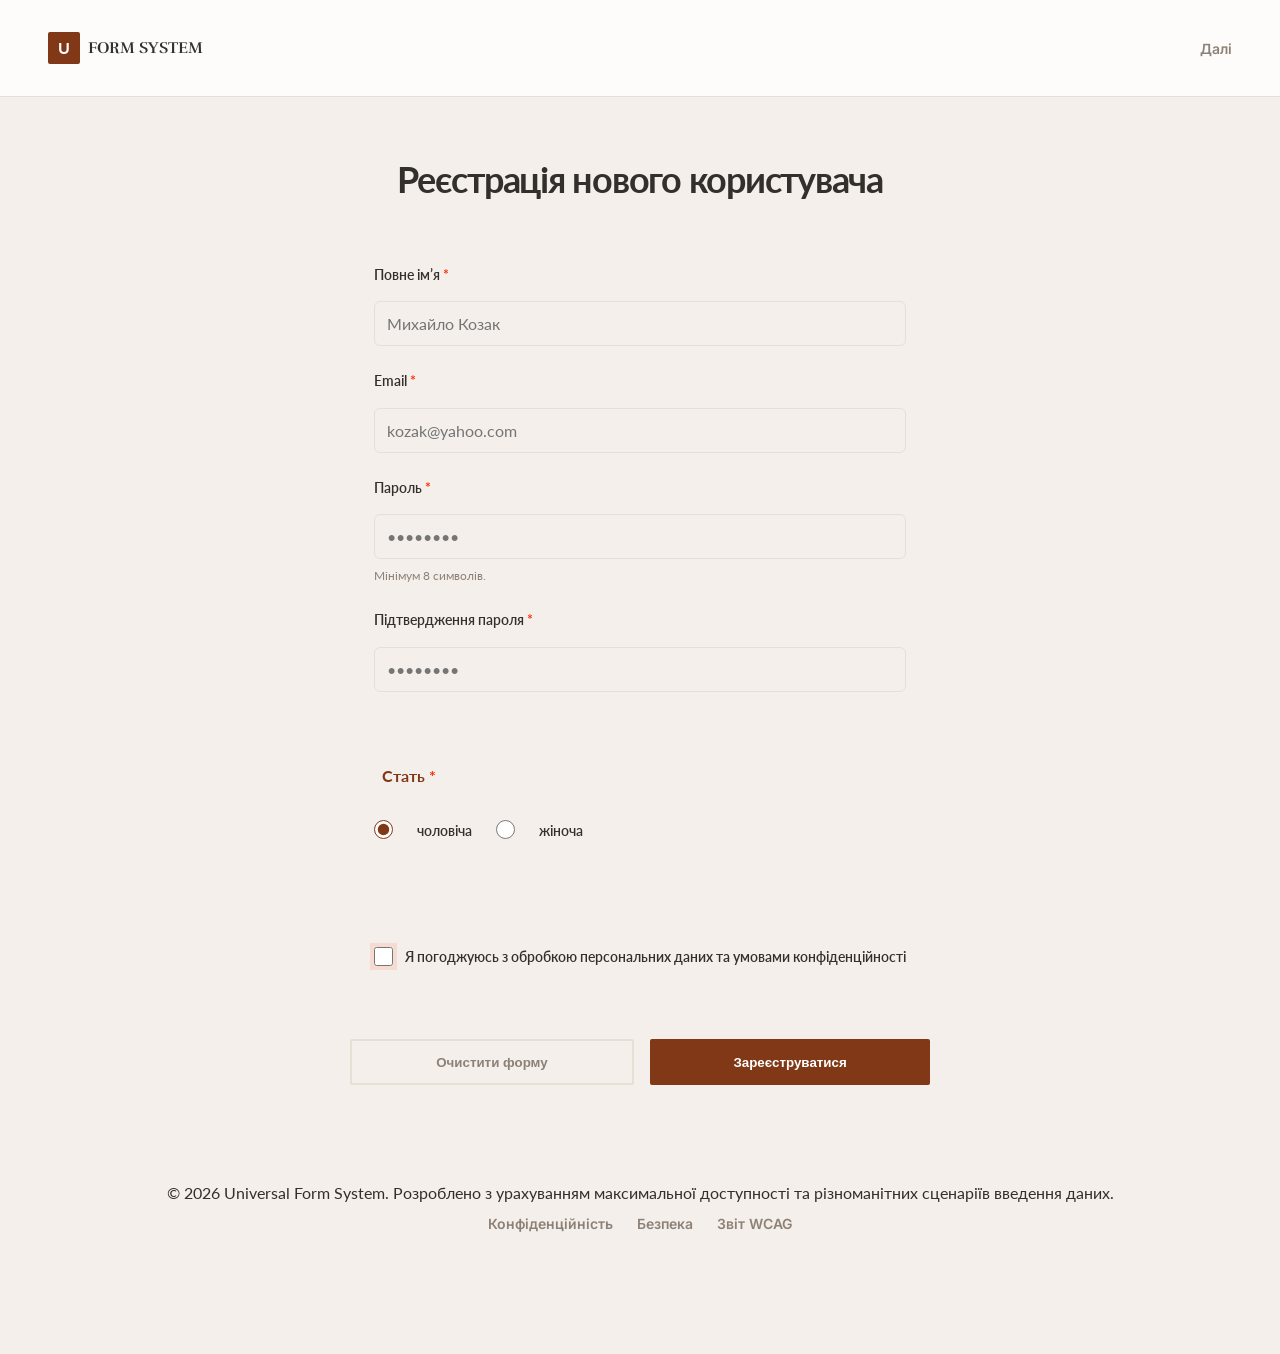
<file: index.html>
<!doctype html>
<html lang="uk">
  <head>
    <meta charset="UTF-8" />
    <meta name="viewport" content="width=device-width, initial-scale=1.0" />
    <title>Forms</title>
    <link
      href="https://fonts.googleapis.com/css2?family=Lato:wght@400;700;900&family=Rufina:wght@400;700&family=Inter:wght@400;600;700&display=swap"
      rel="stylesheet"
    />
    <link rel="stylesheet" href="./styles/index.css" />
  </head>

  <body>
    <header class="site-header">
      <div class="container header-layout">
        <!-- Accessible Brand Link -->
        <a href="./index.html" class="brand" aria-label="U Form System Home">
          <!-- aria-hidden on the graphic element since the label reads it out -->
          <span class="brand-logo" aria-hidden="true">U</span>
          <span class="brand-text">FORM SYSTEM</span>
        </a>
        <!-- Semantic Navigation List -->
        <nav class="main-nav" aria-label="Main Navigation">
          <a href="./extra-form.html" class="nav-link">Далі</a>
        </nav>
      </div>
    </header>
    <main id="main-content" class="container main-content">
      <section>
        <h1>Реєстрація нового користувача</h1>
        <p class="sr-only">Будь ласка, заповніть усі поля, щоб створити обліковий запис.</p>
        <form action="." method="POST">
          <!-- Form  novalidate - Доступність (A11y): Коли ми використовуємо novalidate, ми самі керуємо атрибутами aria-invalid="true" та aria-describedby, що дозволяє скрінрідерам краще пояснювати користувачу, що саме він ввів не так.  Навіть з novalidate, такі атрибути як required, pattern, type="email" все одно працюють! Вони залишаються доступними для перевірки через JavaScript (form.checkValidity()), але просто перестають "бісити" користувача стандартними вікнами. -->

          <fieldset>
            <legend class="sr-only">Облікові дані</legend>
            <div class="form-group">
              <label for="full-name"
                >Повне ім’я
                <span class="required-mark" aria-hidden="true">*</span>
              </label>
              <input
                type="text"
                name="full-name"
                id="full-name"
                minlength="2"
                placeholder="Михайло Козак"
                required
                autocomplete="name"
              />
            </div>
            <div class="form-group">
              <label for="user-email"
                >Email
                <span class="required-mark" aria-hidden="true">*</span>
              </label>
              <input
                type="email"
                name="user-email"
                id="user-email"
                placeholder="kozak@yahoo.com"
                required
                autocomplete="email"
                title="Будь ласка, введіть коректний email (наприклад: name@yahoo.com)"
              />
            </div>
            <div class="form-group">
              <label for="user-password"
                >Пароль
                <span class="required-mark" aria-hidden="true">*</span>
              </label>
              <input
                type="password"
                name="user-password"
                id="user-password"
                minlength="8"
                placeholder="••••••••"
                autocomplete="new-password"
                required
                aria-describedby="password-hint"
              />
              <small id="password-hint">Мінімум 8 символів.</small>
            </div>
            <div class="form-group">
              <label for="confirm-user-password"
                >Підтвердження пароля
                <span class="required-mark" aria-hidden="true">*</span>
              </label>
              <input
                type="password"
                name="confirm-user-password"
                id="confirm-user-password"
                placeholder="••••••••"
                autocomplete="new-password"
                required
              />
              <!-- <small
                                    id="password-error"
                                    class="error-message"
                                >Паролі не співпадають</small> -->
            </div>
          </fieldset>

          <fieldset>
            <legend>
              Стать
              <span class="required-mark" aria-hidden="true">*</span>
            </legend>

            <div class="radio-group">
              <input type="radio" name="gender" id="male" value="male" required checked />
              <label for="male">чоловіча</label>

              <input type="radio" name="gender" id="female" value="female" />
              <label for="female">жіноча</label>
            </div>
          </fieldset>
          <fieldset>
            <legend class="sr-only">Згода та підтвердження</legend>
            <div class="checkbox-container">
              <input type="checkbox" id="privacy-policy" name="privacy_policy" required />
              <label for="privacy-policy"
                >Я погоджуюсь з обробкою персональних даних та умовами конфіденційності</label
              >
            </div>
          </fieldset>
          <div class="actions">
            <button type="reset">Очистити форму</button>
            <button type="submit">Зареєструватися</button>
          </div>
        </form>
      </section>
    </main>
    <footer>
      <div class="container footer-container">
        <p>
          © 2026 Universal Form System. Розроблено з урахуванням максимальної доступності та
          різноманітних сценаріїв введення даних.
        </p>
        <nav class="footer-nav" aria-label="Footer Navigation">
          <ul class="nav-list">
            <li><a href="." class="nav-link">Конфіденційність</a></li>
            <li><a href="." class="nav-link">Безпека</a></li>
            <li><a href="." class="nav-link">Звіт WCAG</a></li>
          </ul>
        </nav>
      </div>
    </footer>
  </body>
</html>
</file>
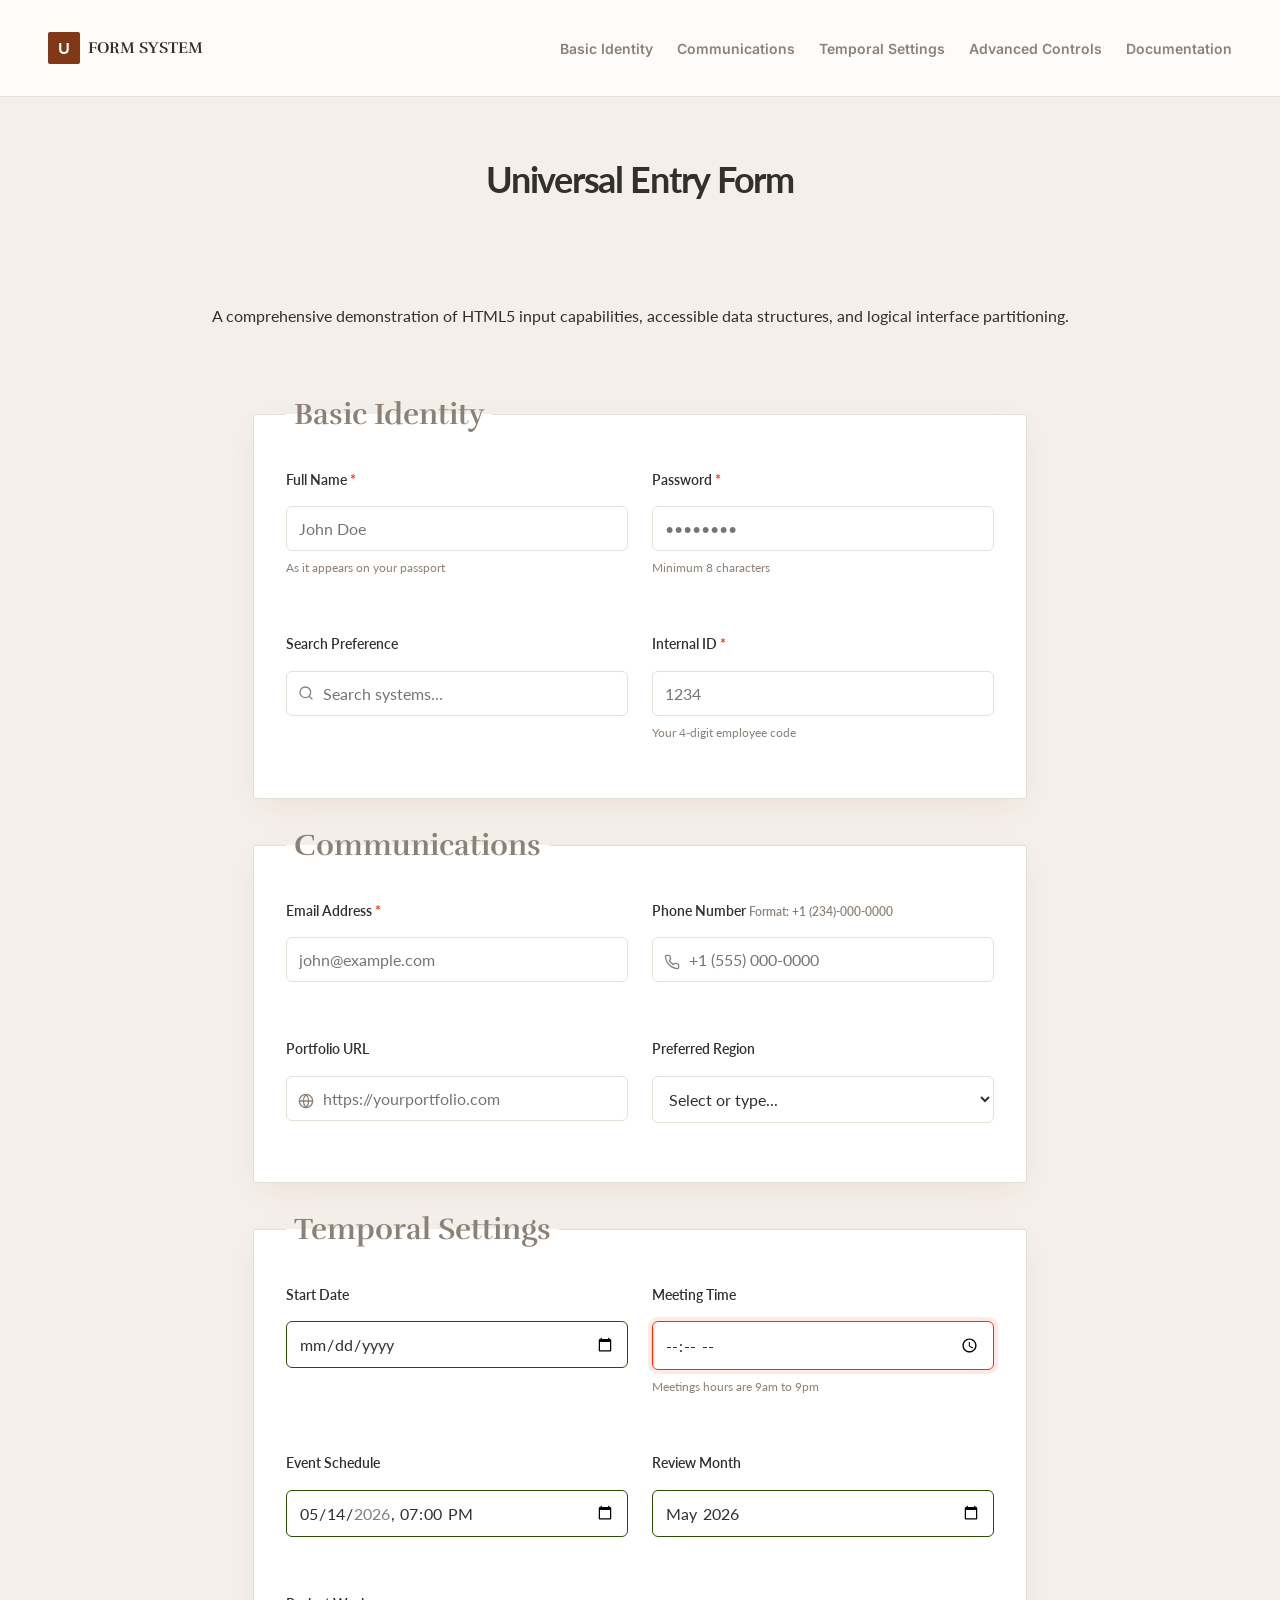
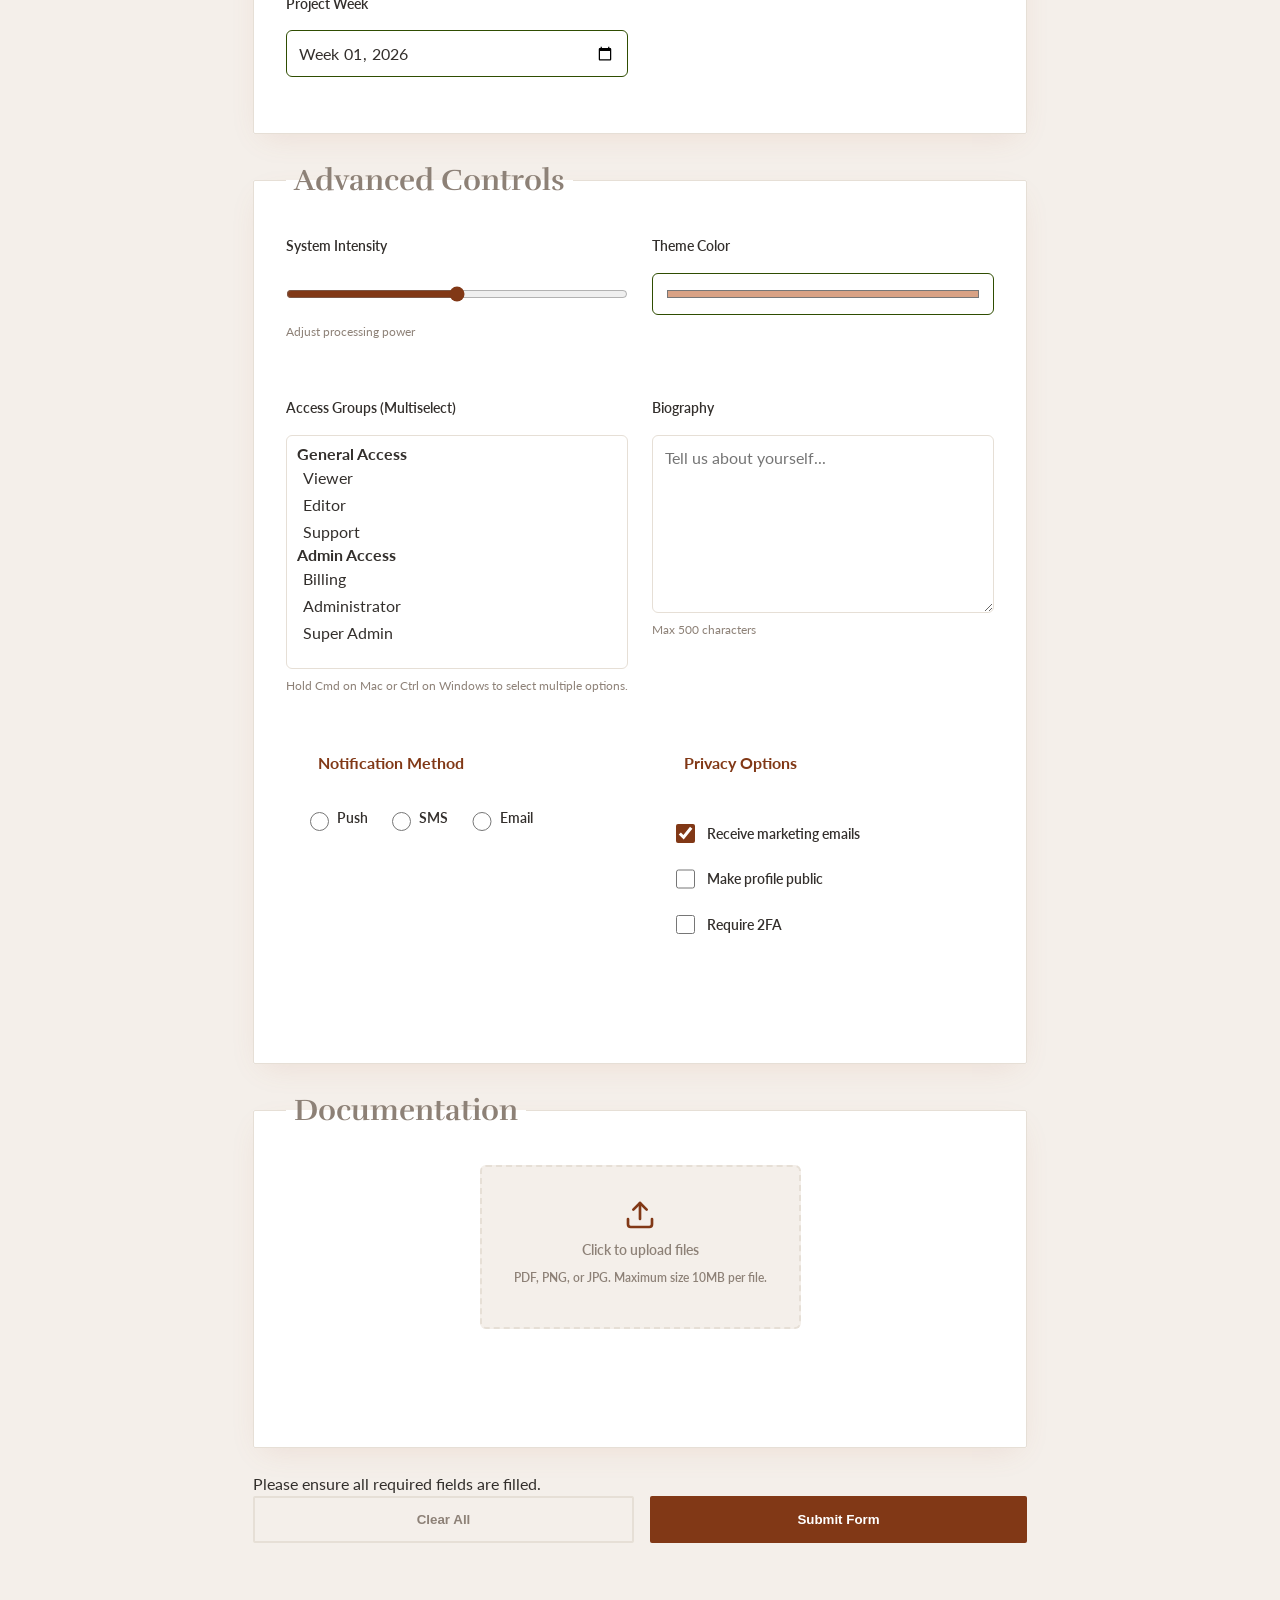
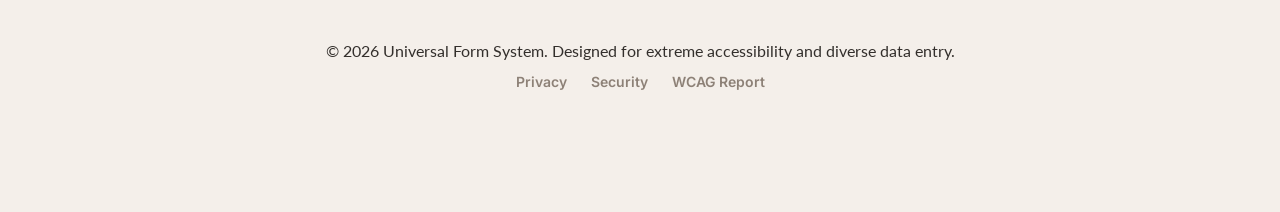
<file: extra-form.html>
<!doctype html>
<html lang="en">
  <head>
    <meta charset="UTF-8" />
    <meta
      name="viewport"
      content="width=device-width, initial-scale=1.0"
    />
    <title>Forms</title>
    <link
      href="https://fonts.googleapis.com/css2?family=Lato:wght@400;700;900&family=Rufina:wght@400;700&family=Inter:wght@400;600;700&display=swap"
      rel="stylesheet"
    />
    <link
      rel="stylesheet"
      href="./styles/index.css"
    />
  </head>
  <body>
    <header class="site-header">
      <div class="container header-layout">
        <a
          href="./index.html"
          class="brand"
          aria-label="U Form System Home"
        >
          <!-- aria-hidden on the graphic element since the label reads it out -->
          <span
            class="brand-logo"
            aria-hidden="true"
          >U</span>
          <span class="brand-text">FORM SYSTEM</span>
        </a>
        <nav
          class="main-nav"
          aria-label="Main Navigation"
        >
          <ul class="nav-list">
            <li><a
                href="#basics"
                class="nav-link"
              >Basic Identity</a></li>
            <li><a
                href="#contact"
                class="nav-link"
              >Communications</a></li>
            <li><a
                href="#dates"
                class="nav-link"
              >Temporal Settings</a></li>
            <li><a
                href="#controls"
                class="nav-link"
              >Advanced Controls</a></li>
            <li><a
                href="#files"
                class="nav-link"
              >Documentation</a></li>
          </ul>
        </nav>
      </div>
    </header>

    <main
      id="main-content"
      class="container main-content"
    >
      <h1>Universal Entry Form</h1>
      <p>
        A comprehensive demonstration of HTML5 input capabilities, accessible data structures, and
        logical interface partitioning.
      </p>
      <form
        action="."
        method="post"
      >
        <!-- Fieldset 1: Basic Identity -->
        <fieldset
          id="basics"
          class="content-fieldset"
        >
          <legend class="legend-fieldset">Basic Identity</legend>
          <div class="form-grid">
            <div class="form-group">
              <label for="full-name">Full Name
                <span class="required-mark">*</span>
              </label>
              <input
                type="text"
                name="full-name"
                id="full-name"
                required
                placeholder="John Doe"
                minlength="3"
                aria-describedby="name-hint"
                title="Enter your full name"
              />
              <small id="name-hint">As it appears on your passport</small>
            </div>

            <div class="form-group">
              <label for="password">Password
                <span class="required-mark">*</span>
              </label>
              <input
                type="password"
                name="password"
                id="password"
                minlength="8"
                placeholder="••••••••"
                autocomplete="new-password"
                required
                aria-required="true"
                aria-describedby="password-hint"
              />
              <small id="password-hint">Minimum 8 characters</small>
            </div>

            <div class="form-group">
              <label for="search-preference">Search Preference </label>
              <div class="input-wrapper">
                <svg
                  class="input-icon"
                  aria-hidden="true"
                  viewBox="0 0 24 24"
                  fill="none"
                  stroke="currentColor"
                  stroke-width="2"
                  stroke-linecap="round"
                  stroke-linejoin="round"
                >
                  <circle
                    cx="11"
                    cy="11"
                    r="8"
                  ></circle>
                  <line
                    x1="21"
                    y1="21"
                    x2="16.65"
                    y2="16.65"
                  ></line>
                </svg>
                <input
                  type="search"
                  name="search-preference"
                  id="search-preference"
                  placeholder="Search systems..."
                  class="search-input"
                />
              </div>
            </div>

            <div class="form-group">
              <label for="internal-id">Internal ID

                <span class="required-mark">*</span>
              </label>
              <input
                type="text"
                name="internal-id"
                id="internal-id"
                placeholder="1234"
                pattern="[0-9]{4}"
                title="Please enter a 4-digit code"
                aria-describedby="internal-id-hint"
              />
              <small id="internal-id-hint">Your 4-digit employee code</small>
            </div>
          </div>
        </fieldset>
        <!-- Fieldset 2: Communications -->
        <fieldset
          id="contact"
          class="content-fieldset"
        >
          <legend class="legend-fieldset">Communications</legend>
          <div class="form-grid">
            <div class="form-group">
              <label for="email">
                Email Address <span
                  class="required-mark"
                  aria-hidden="true"
                >*</span>
              </label>

              <input
                type="email"
                id="email"
                name="email"
                placeholder="john@example.com"
                required
                autocomplete="email"
                title="Please, enter correct email (ex: name@yahoo.com)"
              />
            </div>

            <div class="form-group">
              <label for="phone">Phone Number <small>Format: +1 (234)-000-0000</small></label>
              <div class="input-wrapper">
                <div
                  class="input-icon"
                  aria-hidden="true"
                >
                  <svg
                    viewBox="0 0 24 24"
                    fill="none"
                    stroke="currentColor"
                    stroke-width="2"
                    stroke-linecap="round"
                    stroke-linejoin="round"
                  >
                    <path d="M22 16.92v3a2 2 0 0 1-2.18 2 19.79 19.79 0 0 1-8.63-3.07 19.5 19.5 0 0 1-6-6 19.79 19.79 0 0 1-3.07-8.67A2 2 0 0 1 4.11 2h3a2 2 0 0 1 2 1.72 12.84 12.84 0 0 0 .7 2.81 2 2 0 0 1-.45 2.11L8.09 9.91a16 16 0 0 0 6 6l1.27-1.27a2 2 0 0 1 2.11-.45 12.84 12.84 0 0 0 2.81.7A2 2 0 0 1 22 16.92z"></path>
                  </svg>
                </div>
                <input
                  type="tel"
                  id="phone"
                  name="phone"
                  placeholder="+1 (555) 000-0000"
                  pattern="^\+?[0-9]{1,3}[\s.-]?\(?[0-9]{3}\)?[\s.-]?[0-9]{3}[\s.-]?[0-9]{4}$"
                  class="tel-input"
                />
              </div>
            </div>

            <div class="form-group">
              <label for="portfolio">Portfolio URL</label>
              <div class="input-wrapper">
                <div
                  class="input-icon"
                  aria-hidden="true"
                >
                  <svg
                    viewBox="0 0 24 24"
                    fill="none"
                    stroke="currentColor"
                    stroke-width="2"
                    stroke-linecap="round"
                    stroke-linejoin="round"
                  >
                    <circle
                      cx="12"
                      cy="12"
                      r="10"
                    ></circle>
                    <line
                      x1="2"
                      y1="12"
                      x2="22"
                      y2="12"
                    ></line>
                    <path d="M12 2a15.3 15.3 0 0 1 4 10 15.3 15.3 0 0 1-4 10 15.3 15.3 0 0 1-4-10 15.3 15.3 0 0 1 4-10z"></path>
                  </svg>
                </div>
                <input
                  type="url"
                  id="portfolio"
                  name="portfolio"
                  placeholder="https://yourportfolio.com"
                  pattern="https://.*"
                  class="url-input"
                  list="defaultURLs"
                  required
                />
                <datalist id="defaultURLs">
                  <option value="https://developer.mozilla.org/"></option>
                  <option value="http://www.google.com/"></option>
                  <option value="http://www.microsoft.com/"></option>
                  <option value="https://www.mozilla.org/"></option>
                  <option value="http://w3.org/"></option>
                </datalist>
              </div>
            </div>

            <div class="form-group">
              <label for="region">Preferred Region</label>
              <select
                id="region"
                name="region"
              >
                <option
                  value=""
                  disabled
                  selected
                  hidden
                >Select or type...</option>
                <option value="na">North America</option>
                <option value="eu">Europe</option>
                <option value="ap">Asia Pacific</option>
              </select>
            </div>
          </div>
        </fieldset>
        <!-- Fieldset 3: Temporal Settings -->
        <fieldset
          id="dates"
          class="content-fieldset"
        >
          <legend class="legend-fieldset">Temporal Settings</legend>
          <div class="form-grid">
            <div class="form-group">
              <label for="start-date">Start Date</label>
              <input
                type="date"
                id="start-date"
                name="start-date"
              />
            </div>

            <div class="form-group">
              <label for="meeting-time">Meeting Time</label>
              <input
                type="time"
                id="meeting-time"
                name="meeting-time"
                min="09:00"
                max="18:00"
                aria-describedby="meeting-hint"
                required
              />
              <small id="meeting-hint">Meetings hours are 9am to 9pm</small>
            </div>

            <div class="form-group">
              <label for="event-schedule">Event Schedule</label>
              <input
                type="datetime-local"
                id="event-schedule"
                name="event-schedule"
                value="2026-05-14T19:00"
                min="2026-05-14T00:00"
                max="2026-09-30T00:00"
              />
            </div>

            <div class="form-group">
              <label for="review-month">Review Month</label>
              <input
                type="month"
                id="review-month"
                name="review-month"
                min="2026-01"
                value="2026-05"
              />
            </div>

            <div class="form-group">
              <label for="project-week">Project Week</label>
              <input
                type="week"
                id="project-week"
                name="project-week"
                value="2026-W01"
              />
            </div>
          </div>
        </fieldset>
        <!-- Fieldset 4: Advanced Controls -->
        <fieldset
          id="controls"
          class="content-fieldset"
        >
          <legend class="legend-fieldset">Advanced Controls</legend>
          <div class="form-grid">
            <div class="form-group">
              <label for="intensity">System Intensity</label>
              <input
                type="range"
                id="intensity"
                name="intensity"
                min="0"
                max="100"
                value="50"
                step="10"
                aria-describedby="intensity-hint"
              />
              <small id="intensity-hint">Adjust processing power</small>
            </div>

            <div class="form-group">
              <label for="theme-color">Theme Color</label>

              <input
                type="color"
                id="theme-color"
                name="theme-color"
                value="#d9a285"
                class="input-color"
              />
            </div>

            <div class="form-group">
              <label for="access-groups">Access Groups (Multiselect)</label>

              <select
                id="access-groups"
                name="access-groups"
                multiple
                size="8"
                aria-describedby="access-groups-help"
              >
                <optgroup label="General Access">
                  <option value="viewer">Viewer</option>
                  <option value="editor">Editor</option>
                  <option value="support">Support</option>
                </optgroup>

                <optgroup label="Admin Access">
                  <option value="billing">Billing</option>
                  <option value="admin">Administrator</option>
                  <option value="super-admin">Super Admin</option>
                </optgroup>
              </select>

              <small id="access-groups-help">Hold Cmd on Mac or Ctrl on Windows to select multiple options.</small>
            </div>

            <div class="form-group">
              <label for="biography">Biography</label>
              <textarea
                id="biography"
                name="biography"
                rows="8"
                placeholder="Tell us about yourself..."
                aria-describedby="bio-hint"
                autocorrect="on"
                spellcheck="true"
                maxlength="500"
                wrap="soft"
              ></textarea>
              <small id="bio-hint">Max 500 characters</small>
            </div>

            <div class="form-group">
              <fieldset>
                <legend>Notification Method</legend>
                <ul class="radio-group">
                  <li class="radio-item">
                    <input
                      type="radio"
                      id="notif-push"
                      name="notification"
                      value="push"
                    />
                    <label for="notif-push">Push</label>
                  </li>
                  <li class="radio-item">
                    <input
                      type="radio"
                      id="notif-sms"
                      name="notification"
                      value="sms"
                    />
                    <label for="notif-sms">SMS</label>
                  </li>
                  <li class="radio-item">
                    <input
                      type="radio"
                      id="notif-email"
                      name="notification"
                      value="email"
                    />
                    <label for="notif-email">Email</label>
                  </li>
                </ul>
              </fieldset>
            </div>

            <div class="form-group">
              <fieldset>
                <legend>Privacy Options</legend>
                <ul>
                  <li class="checkbox-container">
                    <input
                      type="checkbox"
                      id="priv-marketing"
                      name="privacy-marketing"
                      checked
                    />
                    <label for="priv-marketing">Receive marketing emails</label>
                  </li>
                  <li class="checkbox-container">
                    <input
                      type="checkbox"
                      id="priv-public"
                      name="privacy-public"
                    />
                    <label for="priv-public">Make profile public</label>
                  </li>
                  <li class="checkbox-container">
                    <input
                      type="checkbox"
                      id="priv-2fa"
                      name="privacy-2fa"
                    />
                    <label for="priv-2fa">Require 2FA</label>
                  </li>
                </ul>
              </fieldset>
            </div>
          </div>
        </fieldset>

        <!-- Fieldset 5: Documentation -->
        <fieldset
          id="files"
          class="content-fieldset"
        >
          <legend class="legend-fieldset">Documentation</legend>
          <div class="form-group">
            <label
              for="file-upload"
              class="sr-only"
            >Upload Credentials</label>

            <div class="file-upload-area">
              <input
                type="file"
                id="file-upload"
                name="file-upload"
                class="sr-only"
                multiple
                accept=".pdf,image/png,image/jpeg"
                aria-describedby="fileupload-hint"
              />
              <!-- Visual proxy label for the hidden input -->
              <label for="file-upload">
                <span class="file-upload-content">
                  <svg
                    class="file-upload-icon"
                    viewBox="0 0 24 24"
                    fill="none"
                    stroke="currentColor"
                    stroke-width="2"
                    stroke-linecap="round"
                    stroke-linejoin="round"
                    aria-hidden="true"
                  >
                    <path d="M21 15v4a2 2 0 0 1-2 2H5a2 2 0 0 1-2-2v-4"></path>
                    <polyline points="17 8 12 3 7 8"></polyline>
                    <line
                      x1="12"
                      y1="3"
                      x2="12"
                      y2="15"
                    ></line>
                  </svg>
                  <span>Click to upload files</span>
                  <small id="file-hint">PDF, PNG, or JPG. Maximum size 10MB per file.</small>
                </span>
              </label>
            </div>
          </div>
        </fieldset>

        <div>
          <p>Please ensure all required fields are filled.</p>
          <div class="actions">
            <button type="reset">Clear All</button>
            <button type="submit">Submit Form</button>
          </div>
        </div>
      </form>
    </main>
    <footer>
      <div class="container footer-container">
        <p>
          © 2026 Universal Form System. Designed for extreme accessibility and diverse data entry.
        </p>
        <nav
          class="footer-nav"
          aria-label="Footer Navigation"
        >
          <ul class="nav-list">
            <li><a
                href="."
                class="nav-link"
              >Privacy</a></li>
            <li><a
                href="."
                class="nav-link"
              >Security</a></li>
            <li><a
                href="."
                class="nav-link"
              >WCAG Report</a></li>
          </ul>
        </nav>
      </div>
    </footer>
  </body>
</html>
</file>
<file: styles/index.css>
:root {
   /* Tells the browser to natively adapt scrollbars, date pickers, etc. */
   color-scheme: light dark;

   --primary: #813816;
   --primary-hover: #692406;
   --error: #ff2a00;
   --success: #2f4d01;
   --bg-body: #f4efea;
   --bg-card: #ffffff;
   --text-main: #332f2c;
   --text-muted: #8d8177;
   --border: #e6dfd6;
   --radius: 2px;
   --radius-sm: 4px;
   --radius-md: 6px;
   --shadow: 0 10px 30px -10px rgba(188, 108, 71, 0.15);

   /* Themed Focus Rings */
   --focus-ring: rgba(129, 56, 22, 0.15);
   --error-ring: rgba(255, 42, 0, 0.1);

   /* Typography Stacks */
   --font-body: 'Lato', system-ui, -apple-system, sans-serif;
   --font-heading: 'Rufina', Georgia, serif;
   --font-ui: 'Inter', system-ui, -apple-system, sans-serif;

   /* Spacing */
   --spacing-sm: 0.5rem;
   --spacing-md: 1rem;
   --spacing-lg: 1.5rem;
   --spacing-xl: 2rem;
   --space-2: 0.5rem;
   --space-8: 2rem;

   /* Typography */
   --font-size-sm: 0.875rem;
   --font-size-base: 1rem;
   --font-size-lg: 1.25rem;
 }

 @media (prefers-color-scheme: dark) {
   :root {
     --primary: #d9a285;
     --primary-hover: #e5bdaf;
     --error: #ff6b4a;
     /* Lighter red for dark mode contrast */
     --success: #8cc43c;
     /* Lighter green for dark mode contrast */
     --bg-body: #1c1917;
     --bg-card: #262320;
     --text-main: #f0e9e2;
     --text-muted: #a39589;
     --border: #3d3630;
     --shadow: 0 0 0 1px #3d3630;

     /* Themed Focus Rings */
     --focus-ring: rgba(217, 162, 133, 0.2);
     --error-ring: rgba(255, 107, 74, 0.15);
   }
 }

 * {
   box-sizing: border-box;
   margin: 0;
   padding: 0;
 }

 body {
   font-family: var(--font-body);
   background-color: var(--bg-body);
   color: var(--text-main);
   /* Padding accounts for fixed header */
   padding-top: 5rem;
   padding-bottom: 4rem;
   display: flex;
   flex-direction: column;
   justify-content: center;
   margin: 0;
   min-height: 100vh;
   line-height: 1.5;
   -webkit-font-smoothing: antialiased;
   scroll-behavior: smooth;
 }

 main {
   flex: 1;
 }

 .sr-only {
   position: absolute;
   width: 1px;
   height: 1px;
   padding: 0;
   margin: -1px;
   overflow: hidden;
   clip: rect(0, 0, 0, 0);
   white-space: nowrap;
   border-width: 0;
 }

 /* Universal focus state for keyboard navigators */
 :focus-visible {
   outline: 2px solid var(--primary);
   outline-offset: 2px;
   border-radius: var(--radius);
 }

 .container {
   display: flex;
   align-items: center;
   justify-content: center;
   width: 100%;
   max-width: 80rem;
   margin: 0 auto;
   padding: 0 1rem;
 }

 .site-header {
   position: fixed;
   top: 0;
   left: 0;
   right: 0;
   z-index: 50;
   /* Using modern color-mix to apply opacity to hex variables for blur */
   background-color: color-mix(in srgb, var(--bg-card) 80%, transparent);
   backdrop-filter: blur(12px);
   -webkit-backdrop-filter: blur(12px);
   border-bottom: 1px solid var(--border);
 }

 .header-layout {
   display: flex;
   align-items: center;
   justify-content: space-between;
   height: 4rem;
   gap: 1rem;
 }

 .brand {
   display: flex;
   align-items: center;
   gap: 0.5rem;
   text-decoration: none;
   color: var(--text-main);
   flex-shrink: 0;
 }

 .brand-logo {
   width: 2rem;
   height: 2rem;
   background-color: var(--primary);
   color: var(--bg-card);
   border-radius: var(--radius);
   display: flex;
   align-items: center;
   justify-content: center;
   font-weight: 700;
   transition: background-color 0.2s ease;
 }

 .brand:hover .brand-logo {
   background-color: var(--primary-hover);
 }

 .brand-text {
   font-family: var(--font-heading);
   font-weight: 700;
   letter-spacing: 0;
 }

 .main-nav {
   /* Mobile-first: Scrollable horizontal list */
   overflow-x: auto;
   -webkit-overflow-scrolling: touch;
   scrollbar-width: none;
 }

 .main-nav::-webkit-scrollbar {
   display: none;
 }

 .nav-list {
   display: flex;
   align-items: center;
   gap: 1.5rem;
   list-style: none;
   margin: 0;
   padding: 0;
 }

 .nav-link {
   display: block;
   font-family: var(--font-ui);
   font-size: 0.875rem;
   font-weight: 600;
   color: var(--text-muted);
   text-decoration: none;
   white-space: nowrap;
   transition: color 0.15s ease-in-out;
   padding: 0.5rem 0;
 }

 .nav-link:hover,
 .nav-link:focus {
   color: var(--text-main);
 }

 .main-content {
   display: flex;
   flex-direction: column;
   gap: 4rem;
   margin-top: 2rem;
 }

 /* Desktop Adjustments */
 @media (min-width: 768px) {
   .main-nav {
     overflow-x: visible;
   }

   .content-section {
     min-height: 50vh;
   }

   .container {
     padding: 3rem;
   }
 }

 h1 {
   font-size: clamp(1.5rem, 5vw + 1rem, 2.25rem);
   margin-bottom: 2.5rem;
   color: var(--text-main);
   letter-spacing: -0.035em;
   text-align: center;
   line-height: 1.1;
 }

 .form-grid {
   display: grid;
   grid-template-columns: 1fr;
   gap: var(--spacing-xl) var(--spacing-lg);
   width: 100%;
   max-width: 45rem;
 }

 @media (min-width: 640px) {
   .form-grid {
     grid-template-columns: repeat(2, 1fr);
   }
 }

 .form-group {
   display: flex;
   flex-direction: column;
   gap: var(--spacing-sm);
   margin-bottom: 1.5rem;
 }

 fieldset {
   border: none;
   padding: 1.5rem;
   margin: 0 0 1.5rem 0;
 }

 legend {
   font-weight: 700;
   padding: 0 0.5rem;
   color: var(--primary);
 }

 small {
   color: var(--text-muted);
   font-size: 0.75rem;
 }

 .content-fieldset {
   min-height: 40vh;
   display: flex;
   align-items: center;
   justify-content: center;
   background-color: var(--bg-card);
   border-radius: var(--radius);
   box-shadow: var(--shadow);
   border: 1px solid var(--border);
   padding: 2rem;
   /* Scroll margin accounts for the fixed header height */
   scroll-margin-top: 6rem;
 }

 .legend-fieldset {
   font-family: var(--font-heading);
   font-size: 1.875rem;
   font-weight: 700;
   color: var(--text-muted);
 }

 label,
 .label-style {
   display: block;
   font-weight: 600;
   margin-bottom: 0.5rem;
   font-size: 0.9rem;
 }

 input:not([type='radio']):not([type='checkbox']),
 select,
 textarea {
   width: 100%;
   max-width: 35rem;
   padding: 0.75rem;
   border: 1px solid var(--border);
   background: transparent;
   color: inherit;
   font-size: var(--font-size-base);
   font-family: inherit;
   border-radius: var(--radius-md);
   transition: border-color 0.2s, box-shadow 0.2s;
 }

 /* Fix Select Option Dark Mode Rendering */
 select option,
 select optgroup {
   background-color: var(--bg-card);
   color: var(--text-main);
 }

 input:focus,
 select:focus,
 textarea:focus {
   outline: none;
   border-color: var(--primary);
   box-shadow: 0 0 0 4px var(--focus-ring);
 }

 /* Validation: invalid state */
 input:not(:placeholder-shown):invalid,
 textarea:not(:placeholder-shown):invalid,
 select:invalid:focus {
   border-color: var(--error);
   box-shadow: 0 0 0 4px var(--error-ring);
 }

 /* Validation: valid state */
 input:not(:placeholder-shown):valid,
 textarea:not(:placeholder-shown):valid {
   border-color: var(--success);
 }

 /* Select specifics */
 select[multiple] {
   padding: 0.5rem;
 }

 select[multiple] option {
   padding: 0.25rem 0.5rem;
   border-radius: var(--radius-sm);
 }

 /* Search input specific styling */
 .input-wrapper {
   position: relative;
   width: 100%;
 }

 .input-icon {
   position: absolute;
   left: 12px;
   top: 50%;
   transform: translateY(-50%);
   width: 16px;
   height: 16px;
   color: var(--text-muted);
   pointer-events: none;
 }

 .search-input,
 .url-input,
 .tel-input {
   padding-left: 36px !important;
 }

 input[type="range"] {
   accent-color: var(--primary);
 }

 .input-color {
   padding: 0;
   height: 42px;
   padding-left: 36px;
   /* Fixed hardcoded color for dark mode */
   background-color: var(--bg-card);
 }

 textarea {
   /* Fixed typo here */
   resize: vertical;
 }

 .checkbox-container {
   display: flex;
   align-items: center;
   gap: 0.75rem;
   margin: 1.5rem 0;
 }

 .checkbox-container label {
   margin-bottom: 0;
   cursor: pointer;
 }

 .radio-group {
   display: flex;
   gap: 1.5rem;
   margin-top: 0.5rem;
 }

 .radio-item {
   display: flex;
   align-items: center;
   gap: 0.5rem;
   cursor: pointer;
 }

 input[type='checkbox'],
 input[type='radio'] {
   width: 1.2rem;
   height: 1.2rem;
   accent-color: var(--primary);
   cursor: pointer;
 }

 /* Custom File Upload */
 .file-upload-area {
   position: relative;
   /* Fixed missing CSS variables */
   border: 2px dashed var(--border);
   border-radius: var(--radius-md);
   padding: var(--space-8);
   text-align: center;
   background-color: var(--bg-body);
   transition: all 0.2s ease;
   cursor: pointer;
 }

 .file-upload-area:hover,
 .file-upload-area:focus-within {
   border-color: var(--primary);
   background-color: var(--bg-card);
 }

 .file-upload-content {
   display: flex;
   flex-direction: column;
   align-items: center;
   gap: var(--space-2);
   color: var(--text-muted);
 }

 .file-upload-icon {
   width: 2rem;
   height: 2rem;
   /* Fixed missing CSS variable */
   color: var(--primary);
 }

 .actions {
   display: flex;
   flex-direction: column;
   gap: 1rem;
 }

 @media (min-width: 480px) {
   .actions {
     flex-direction: row;
   }
 }

 button {
   flex: 1;
   padding: 0.85rem;
   border-radius: var(--radius);
   font-weight: 700;
   cursor: pointer;
   transition:
     transform 0.1s,
     opacity 0.2s;
 }

 button[type='submit'] {
   background: var(--primary);
   color: white;
   border: none;
 }

 button[type='reset'] {
   background: transparent;
   border: 2px solid var(--border);
   color: var(--text-muted);
 }

 button:active {
   transform: scale(0.98);
 }

 .required-mark {
   color: var(--error);
 }

 /* Accessibility: Keyboard focus visual contrast */
 button:focus-visible,
 input:focus-visible,
 select:focus-visible,
 textarea:focus-visible {
   outline: 2px solid var(--primary);
   outline-offset: 2px;
 }

 .footer-container {
   flex-direction: column;
 }

 .footer-nav {
   display: flex;
   align-items: center;
   justify-content: center;
   gap: 1rem;
 }
</file>
